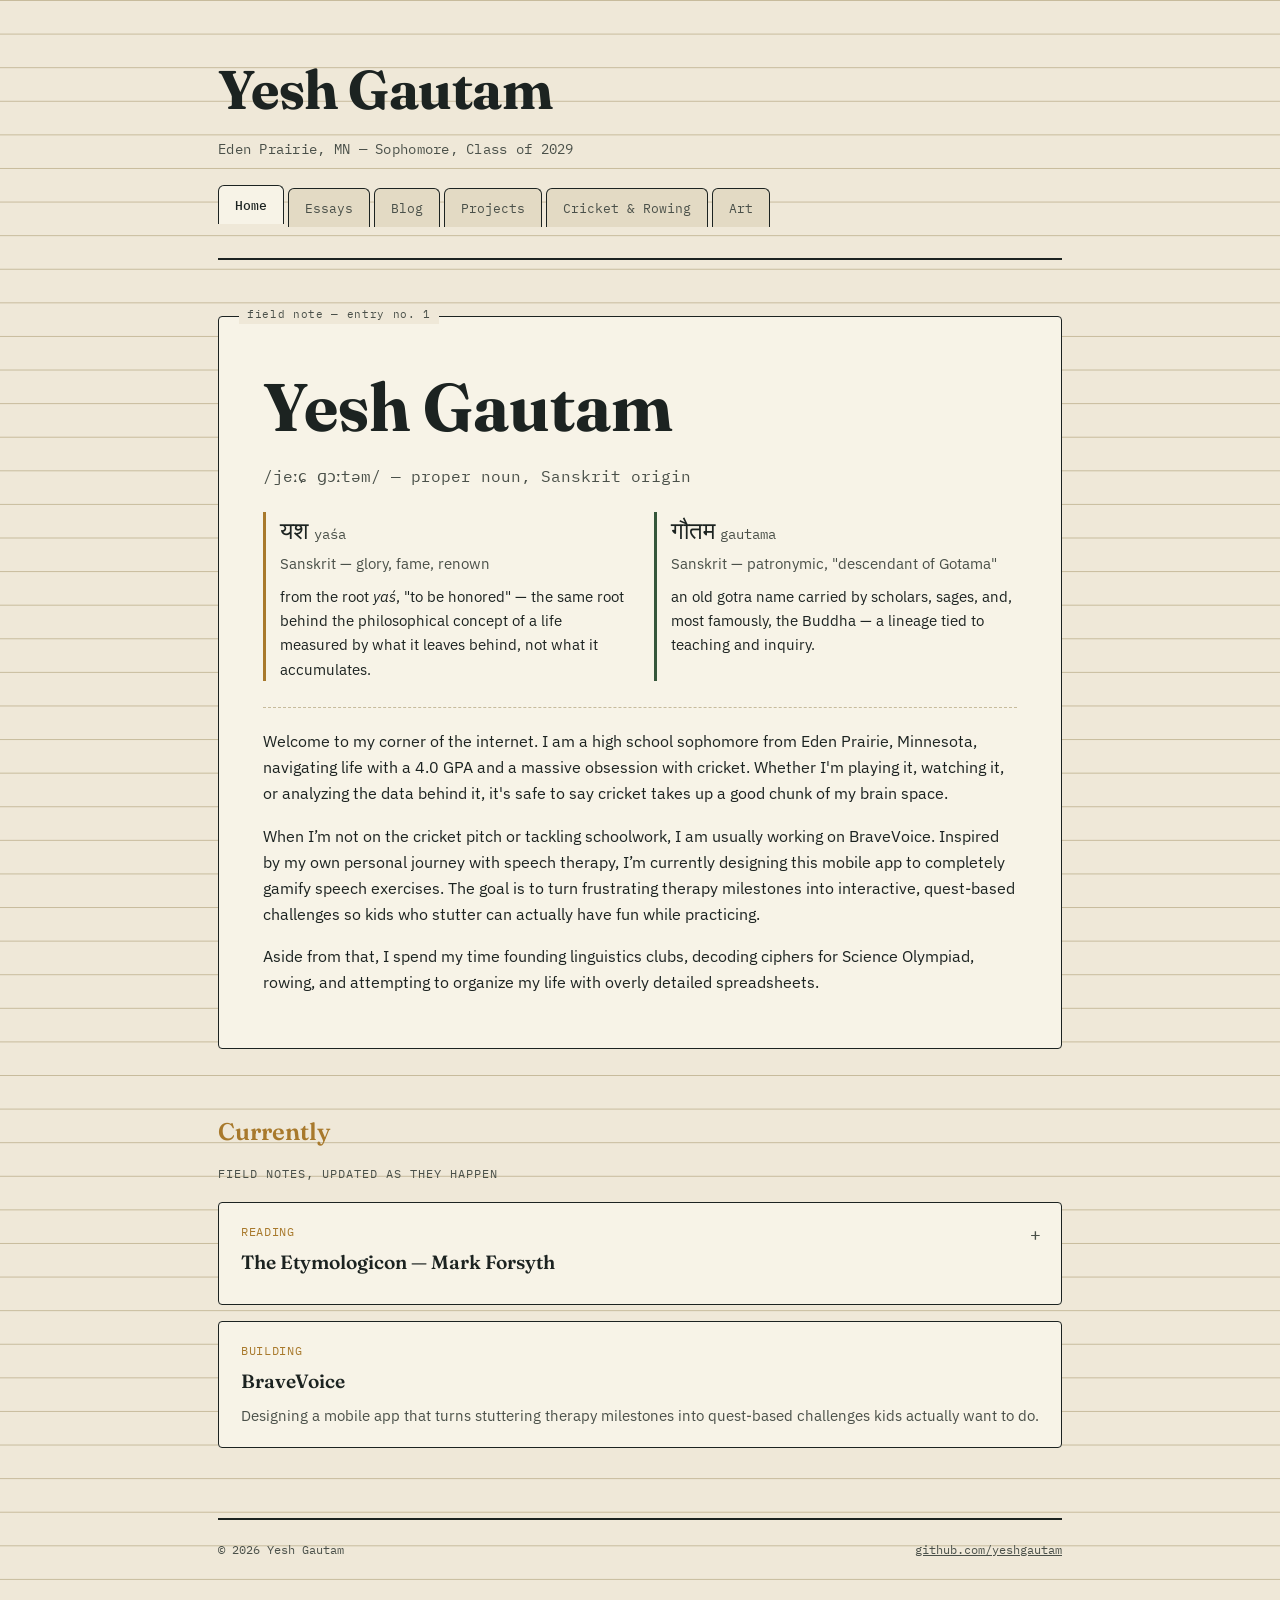
<file: index.html>
<!DOCTYPE html>
<html lang="en">
<head>
<meta charset="UTF-8">
<meta name="viewport" content="width=device-width, initial-scale=1.0">
<title>Yesh Gautam</title>
<link rel="stylesheet" href="style.css">
</head>
<body>
<div class="page">

  <header class="site-header">
    <h1 class="site-name">Yesh Gautam</h1>
    <div class="site-tagline">Eden Prairie, MN — Sophomore, Class of 2029</div>

    <ul class="tabs">
      <li><a href="index.html" class="active">Home</a></li>
      <li><a href="essays.html">Essays</a></li>
      <li><a href="blog.html">Blog</a></li>
      <li><a href="projects.html">Projects</a></li>
      <li><a href="cricket-rowing.html">Cricket &amp; Rowing</a></li>
      <li><a href="art.html">Art</a></li>
    </ul>
  </header>
  <div class="tab-bar-rule"></div>

  <section class="etymology">
    <p class="etymology-headword">Yesh Gautam</p>
    <p class="etymology-ipa">/jeːɕ ɡɔːtəm/ — proper noun, Sanskrit origin</p>

    <div class="etyma">
      <div class="etymon">
        <div class="etymon-script">यश <span style="font-family: var(--mono); font-size: 0.9rem; color: var(--ink-soft);">yaśa</span></div>
        <div class="etymon-gloss">Sanskrit — glory, fame, renown</div>
        <div class="etymon-def">from the root <em>yaś</em>, "to be honored" — the same root behind the philosophical concept of a life measured by what it leaves behind, not what it accumulates.</div>
      </div>
      <div class="etymon">
        <div class="etymon-script">गौतम <span style="font-family: var(--mono); font-size: 0.9rem; color: var(--ink-soft);">gautama</span></div>
        <div class="etymon-gloss">Sanskrit — patronymic, "descendant of Gotama"</div>
        <div class="etymon-def">an old gotra name carried by scholars, sages, and, most famously, the Buddha — a lineage tied to teaching and inquiry.</div>
      </div>
    </div>

    <p class="bio-line">
      Welcome to my corner of the internet. I am a high school sophomore from Eden Prairie, Minnesota, navigating life with a 4.0 GPA and a massive obsession with cricket. Whether I'm playing it, watching it, or analyzing the data behind it, it's safe to say cricket takes up a good chunk of my brain space.
    </p>
    <p class="bio-line" style="margin-top: 16px; padding-top: 0; border-top: none;">
      When I’m not on the cricket pitch or tackling schoolwork, I am usually working on BraveVoice. Inspired by my own personal journey with speech therapy, I’m currently designing this mobile app to completely gamify speech exercises. The goal is to turn frustrating therapy milestones into interactive, quest-based challenges so kids who stutter can actually have fun while practicing.
    </p>
    <p class="bio-line" style="margin-top: 16px; padding-top: 0; border-top: none;">
      Aside from that, I spend my time founding linguistics clubs, decoding ciphers for Science Olympiad, rowing, and attempting to organize my life with overly detailed spreadsheets.
    </p>
  </section>

  <h2 class="section-title accent-gold">Currently</h2>
  <p class="section-sub">field notes, updated as they happen</p>
  <div class="card-grid">
    <details class="card book-card">
      <summary>
        <div class="card-tag">reading</div>
        <div class="card-title">The Etymologicon — Mark Forsyth</div>
      </summary>
      <div class="book-log">
        <p class="book-log-label">reading log</p>
        <ul class="book-list">
          <li><span class="book-list-title">The Etymologicon — Mark Forsyth</span><span class="book-list-date">in progress</span></li>
        </ul>
        <p class="book-log-note">Finished titles land here with the date I closed the book. Nothing finished yet — check back soon.</p>
      </div>
    </details>
    <div class="card" style="cursor:default;">
      <div class="card-tag">building</div>
      <div class="card-title">BraveVoice</div>
      <div class="card-desc">Designing a mobile app that turns stuttering therapy milestones into quest-based challenges kids actually want to do.</div>
    </div>
  </div>

  <footer class="site-footer">
    <span>&copy; 2026 Yesh Gautam</span>
    <a href="https://github.com/yeshgautam">github.com/yeshgautam</a>
  </footer>

</div>
</body>
</html>
</file>
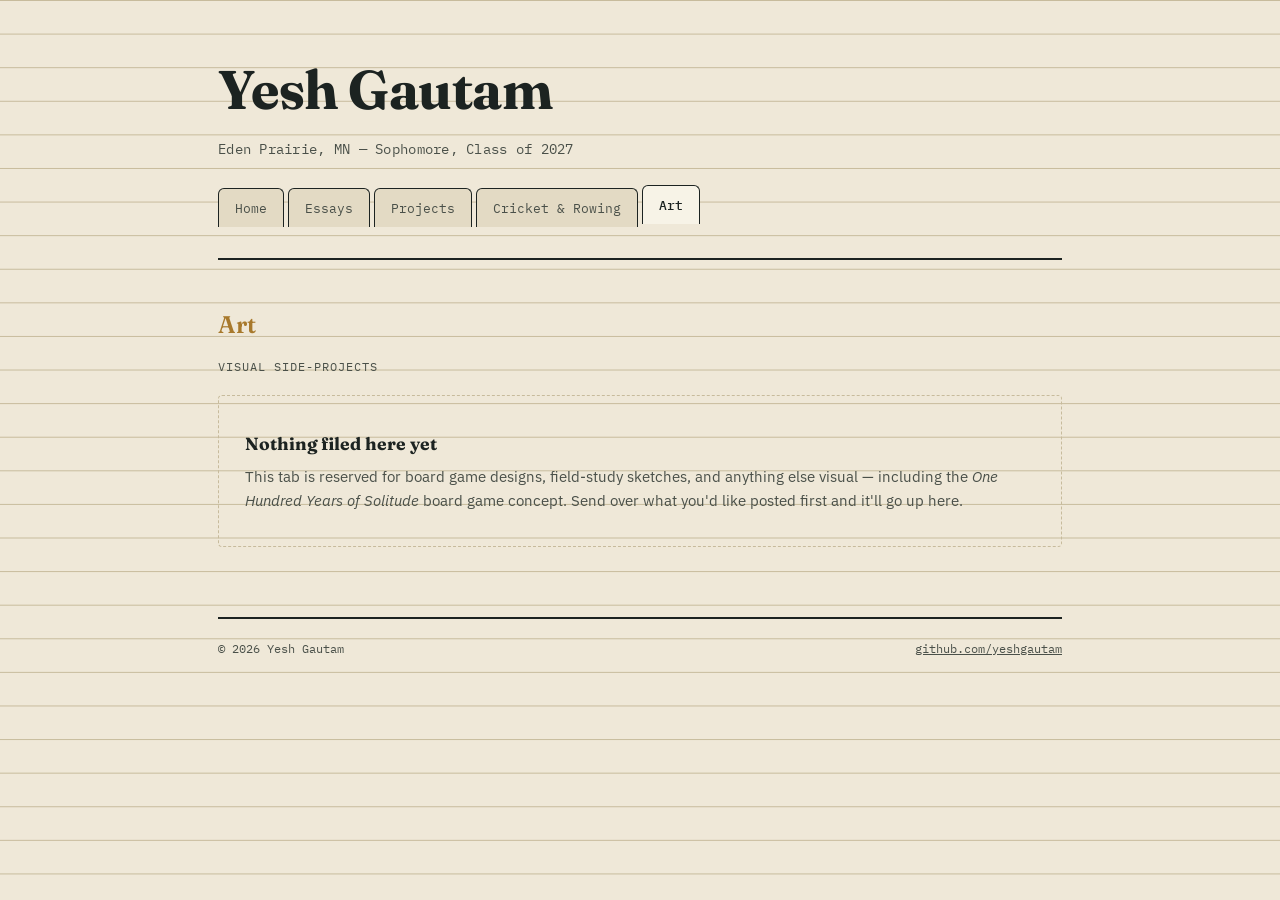
<file: art (1).html>
<!DOCTYPE html>
<html lang="en">
<head>
<meta charset="UTF-8">
<meta name="viewport" content="width=device-width, initial-scale=1.0">
<title>Art — Yesh Gautam</title>
<link rel="stylesheet" href="style.css">
</head>
<body>
<div class="page">

  <header class="site-header">
    <h1 class="site-name">Yesh Gautam</h1>
    <div class="site-tagline">Eden Prairie, MN — Sophomore, Class of 2027</div>

    <ul class="tabs">
      <li><a href="index.html">Home</a></li>
      <li><a href="essays.html">Essays</a></li>
      <li><a href="projects.html">Projects</a></li>
      <li><a href="cricket-rowing.html">Cricket &amp; Rowing</a></li>
      <li><a href="art.html" class="active">Art</a></li>
    </ul>
  </header>
  <div class="tab-bar-rule"></div>

  <h2 class="section-title accent-gold">Art</h2>
  <p class="section-sub">visual side-projects</p>

  <div class="empty-state">
    <strong>Nothing filed here yet</strong>
    This tab is reserved for board game designs, field-study sketches, and anything else visual — including the <em>One Hundred Years of Solitude</em> board game concept. Send over what you'd like posted first and it'll go up here.
  </div>

  <footer class="site-footer">
    <span>&copy; 2026 Yesh Gautam</span>
    <a href="https://github.com/yeshgautam">github.com/yeshgautam</a>
  </footer>

</div>
</body>
</html>
</file>
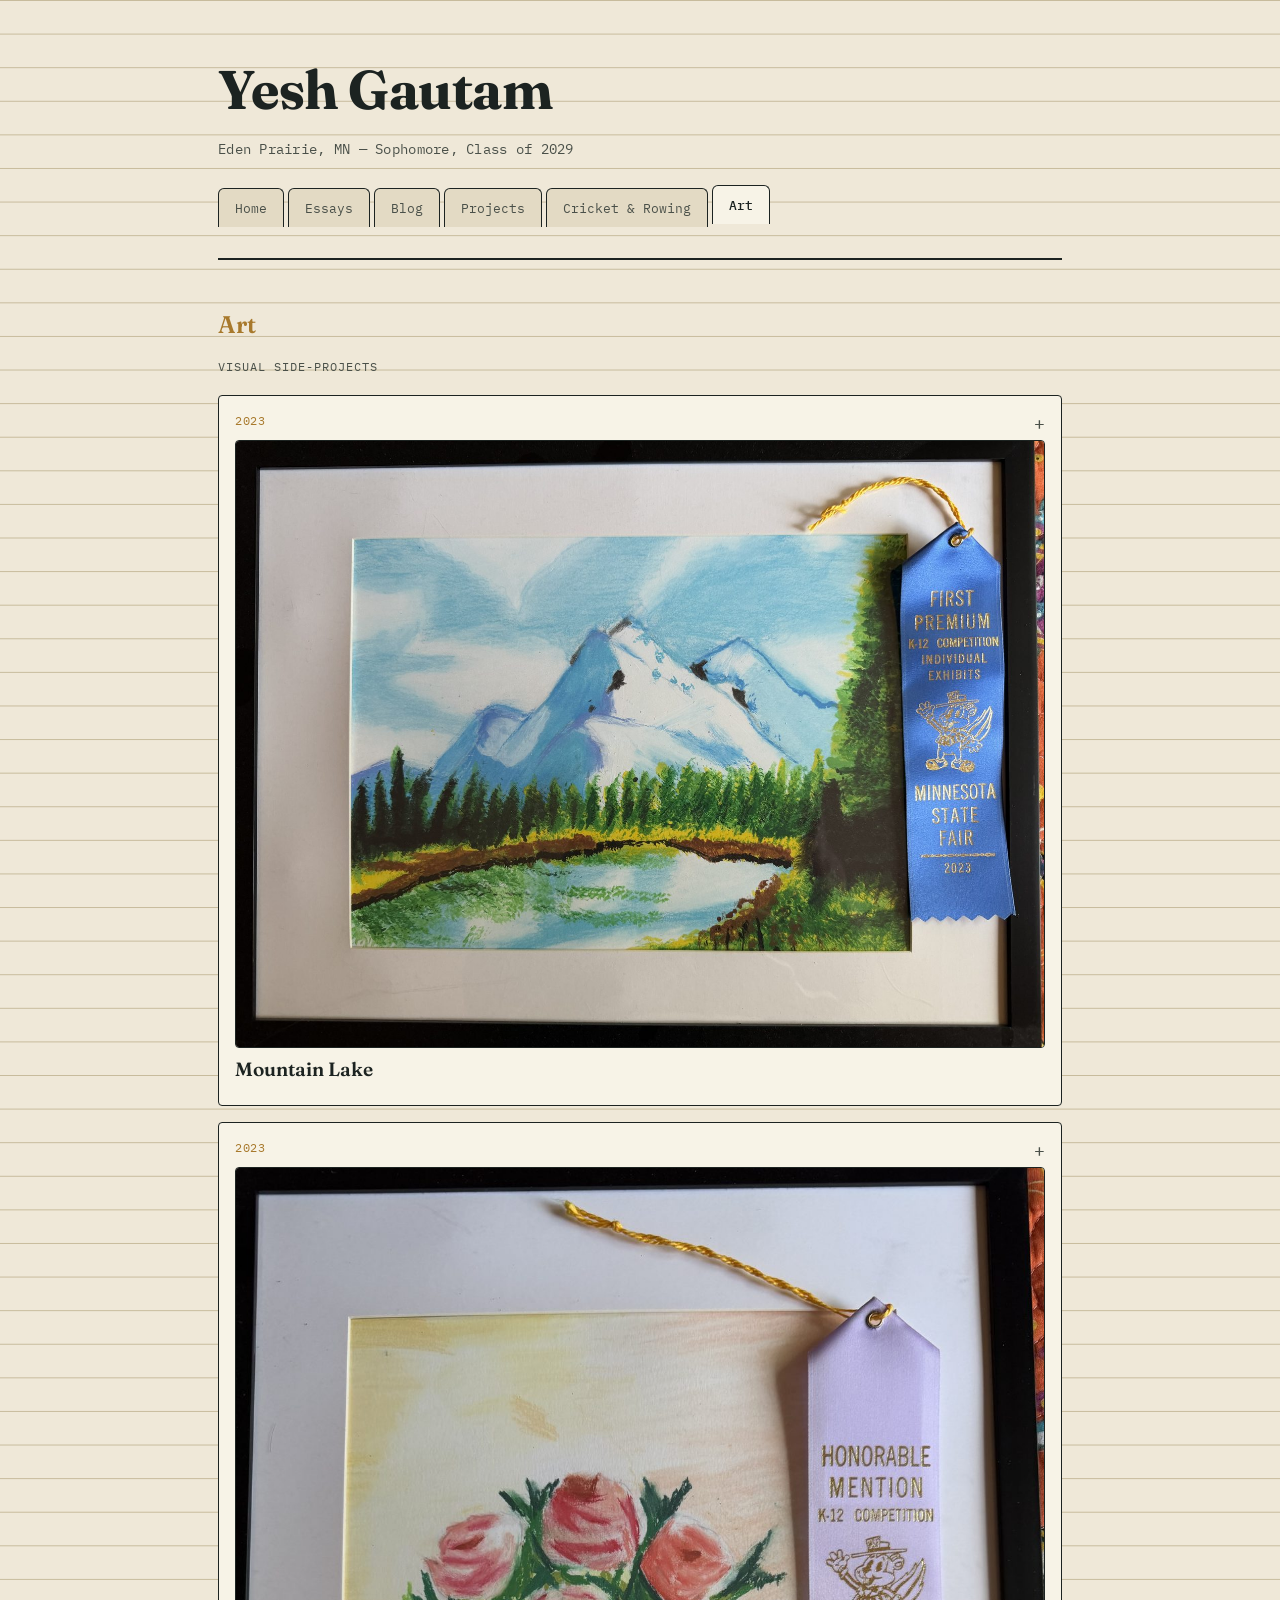
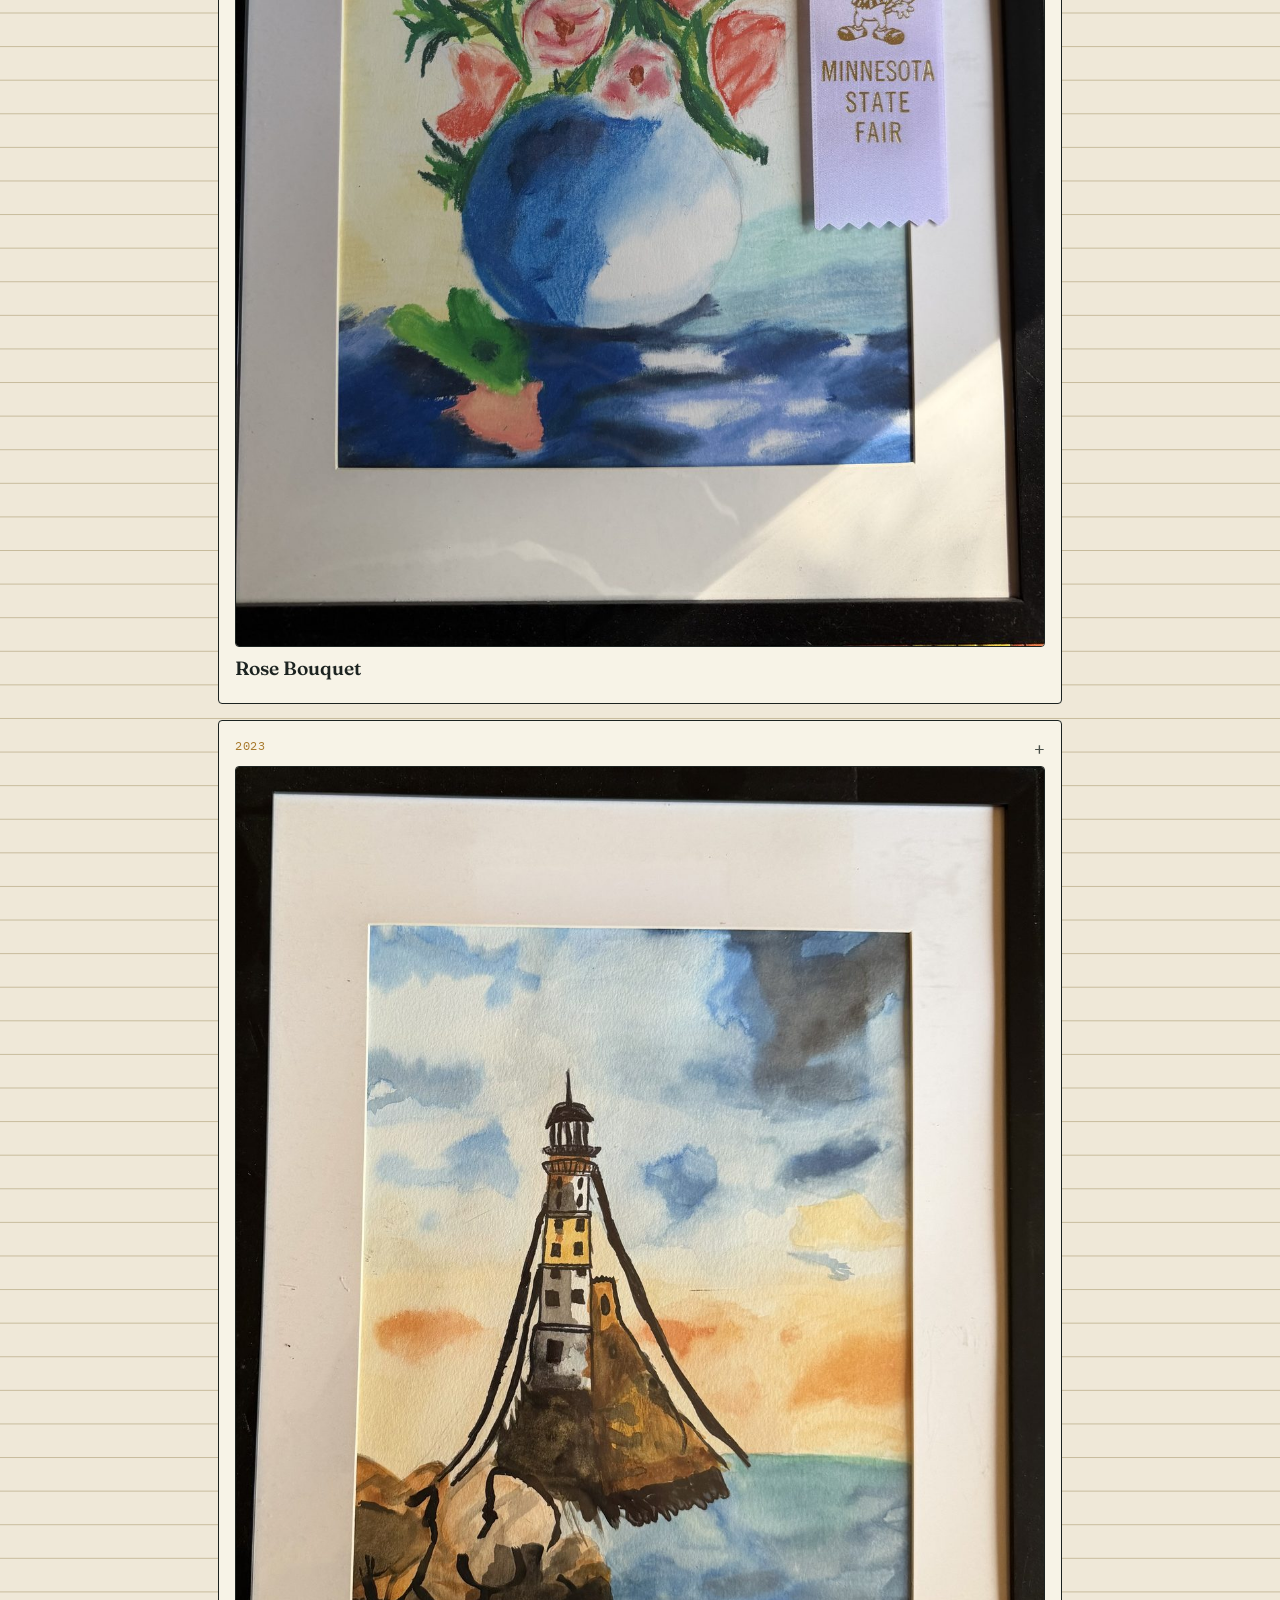
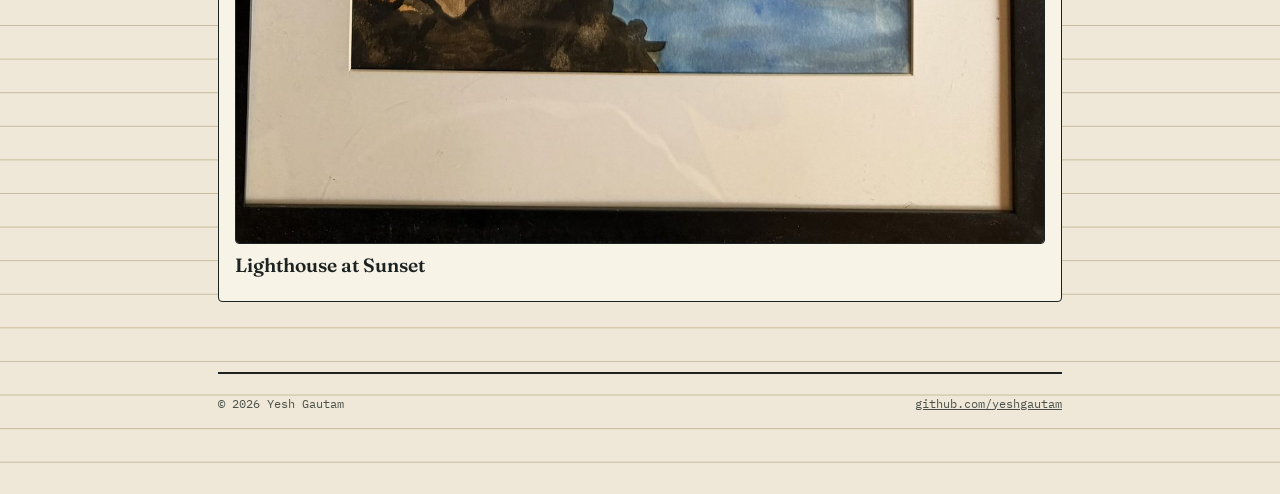
<file: art.html>
<!DOCTYPE html>
<html lang="en">
<head>
<meta charset="UTF-8">
<meta name="viewport" content="width=device-width, initial-scale=1.0">
<title>Art — Yesh Gautam</title>
<link rel="stylesheet" href="style.css">
</head>
<body>
<div class="page">

  <header class="site-header">
    <h1 class="site-name">Yesh Gautam</h1>
    <div class="site-tagline">Eden Prairie, MN — Sophomore, Class of 2029</div>

    <ul class="tabs">
      <li><a href="index.html">Home</a></li>
      <li><a href="essays.html">Essays</a></li>
      <li><a href="blog.html">Blog</a></li>
      <li><a href="projects.html">Projects</a></li>
      <li><a href="cricket-rowing.html">Cricket &amp; Rowing</a></li>
      <li><a href="art.html" class="active">Art</a></li>
    </ul>
  </header>
  <div class="tab-bar-rule"></div>

  <h2 class="section-title accent-gold">Art</h2>
  <p class="section-sub">visual side-projects</p>

  <div class="card-grid">

    <details class="card art-card">
      <summary>
        <div class="card-tag">2023</div>
        <img class="art-thumb" src="art/mountain-lake.jpg" alt="Pastel and paint landscape of a snow-capped mountain reflected in a lake, framed by pine trees">
        <div class="card-title">Mountain Lake</div>
      </summary>
      <div class="art-desc">
        <p>A pastel and paint landscape of a snow-capped peak mirrored in a still alpine lake, framed by a dense line of pines.</p>
        <p class="card-meta">First Premium, K-12 Competition — Minnesota State Fair, 2023</p>
      </div>
    </details>

    <details class="card art-card">
      <summary>
        <div class="card-tag">2023</div>
        <img class="art-thumb" src="art/rose-bouquet.jpg" alt="Pastel still life of a rose bouquet in a round blue and white vase">
        <div class="card-title">Rose Bouquet</div>
      </summary>
      <div class="art-desc">
        <p>A pastel still life of a bouquet of roses in a round blue-and-white vase, set against a soft gradient background.</p>
        <p class="card-meta">Honorable Mention, K-12 Competition — Minnesota State Fair, 2023</p>
      </div>
    </details>

    <details class="card art-card">
      <summary>
        <div class="card-tag">2023</div>
        <img class="art-thumb" src="art/lighthouse-sunset.jpg" alt="Watercolor of a lighthouse on a cliff at sunset overlooking the sea">
        <div class="card-title">Lighthouse at Sunset</div>
      </summary>
      <div class="art-desc">
        <p>A watercolor of a lighthouse perched on a rocky cliff at sunset, overlooking the sea below.</p>
      </div>
    </details>

  </div>

  <footer class="site-footer">
    <span>&copy; 2026 Yesh Gautam</span>
    <a href="https://github.com/yeshgautam">github.com/yeshgautam</a>
  </footer>

</div>
</body>
</html>
</file>
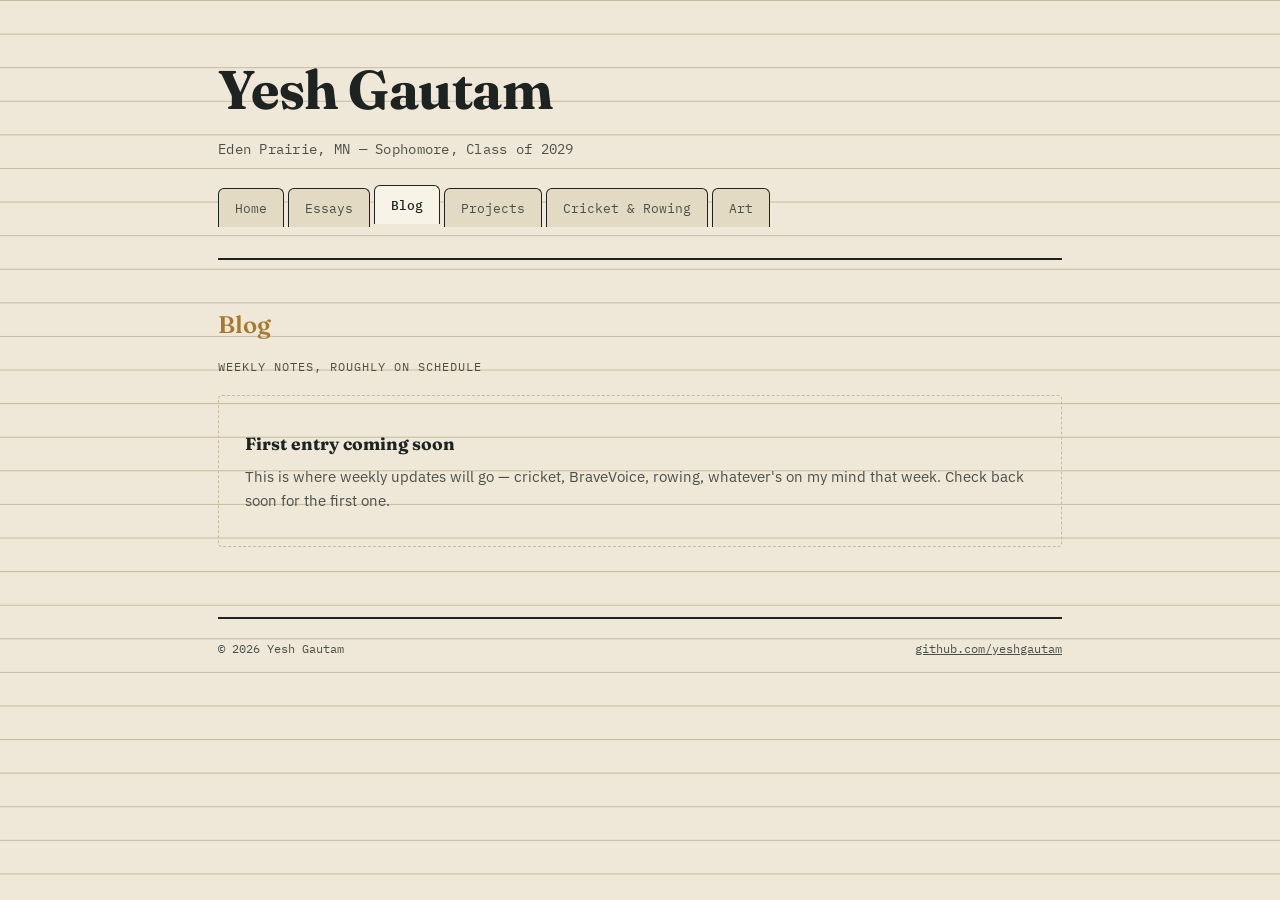
<file: blog.html>
<!DOCTYPE html>
<html lang="en">
<head>
<meta charset="UTF-8">
<meta name="viewport" content="width=device-width, initial-scale=1.0">
<title>Blog — Yesh Gautam</title>
<link rel="stylesheet" href="style.css">
</head>
<body>
<div class="page">

  <header class="site-header">
    <h1 class="site-name">Yesh Gautam</h1>
    <div class="site-tagline">Eden Prairie, MN — Sophomore, Class of 2029</div>

    <ul class="tabs">
      <li><a href="index.html">Home</a></li>
      <li><a href="essays.html">Essays</a></li>
      <li><a href="blog.html" class="active">Blog</a></li>
      <li><a href="projects.html">Projects</a></li>
      <li><a href="cricket-rowing.html">Cricket &amp; Rowing</a></li>
      <li><a href="art.html">Art</a></li>
    </ul>
  </header>
  <div class="tab-bar-rule"></div>

  <h2 class="section-title accent-gold">Blog</h2>
  <p class="section-sub">weekly notes, roughly on schedule</p>

  <div class="card-grid">

    <!--
      HOW TO ADD A NEW WEEKLY POST:
      1. Copy the <div class="card" ...> block below (the commented-out example).
      2. Fill in the week, title, and text.
      3. Paste your new block right after the opening <div class="card-grid"> tag above,
         so the newest post shows up first.
      4. Delete the "First entry coming soon" empty-state block further down once
         there's at least one real post.

      <div class="card" style="cursor:default;">
        <div class="card-tag">week of month day, year</div>
        <div class="card-title">Post title</div>
        <div class="card-desc">Post text goes here.</div>
      </div>
    -->

  </div>

  <div class="empty-state">
    <strong>First entry coming soon</strong>
    This is where weekly updates will go — cricket, BraveVoice, rowing, whatever's on my mind that week. Check back soon for the first one.
  </div>

  <footer class="site-footer">
    <span>&copy; 2026 Yesh Gautam</span>
    <a href="https://github.com/yeshgautam">github.com/yeshgautam</a>
  </footer>

</div>
</body>
</html>
</file>
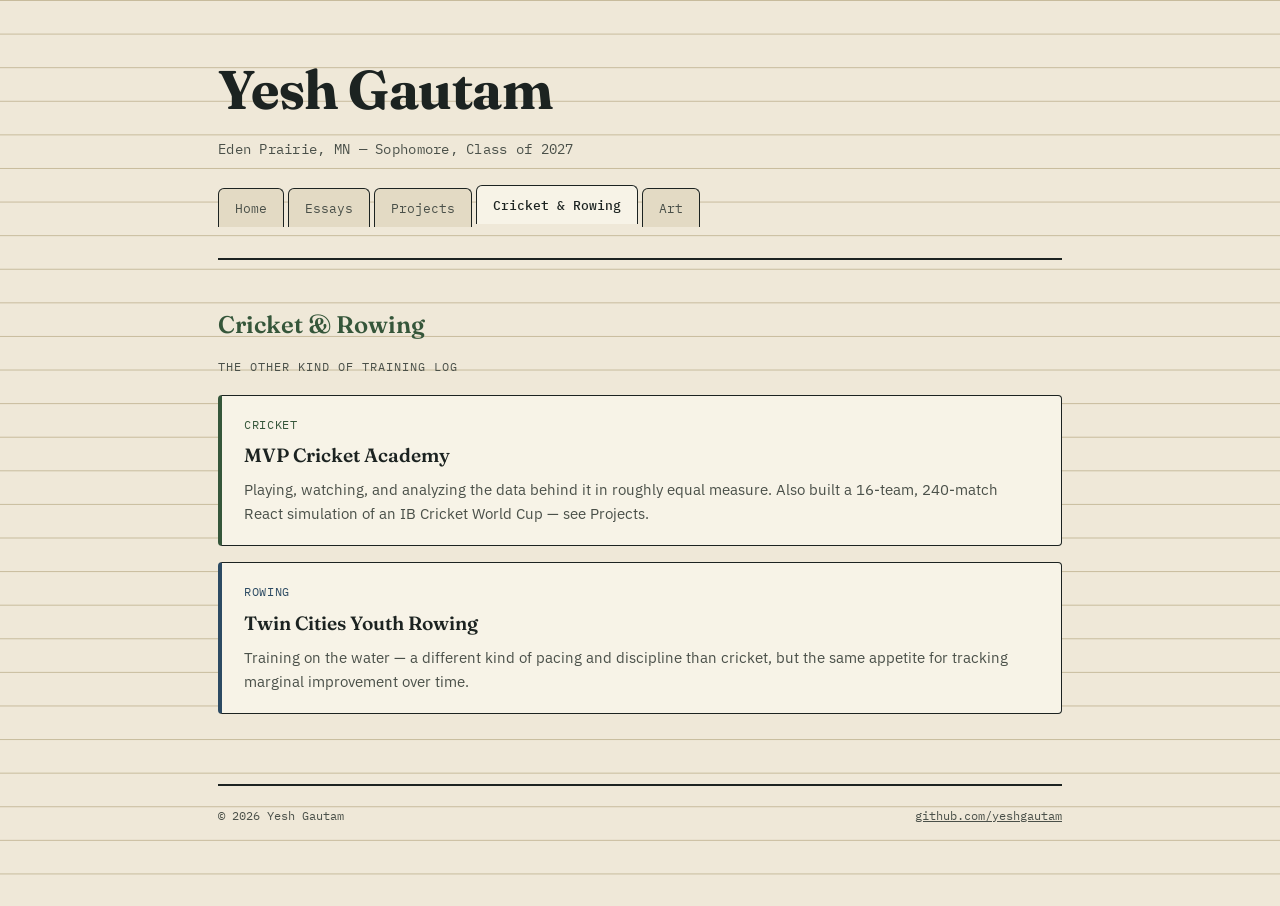
<file: cricket-rowing (1).html>
<!DOCTYPE html>
<html lang="en">
<head>
<meta charset="UTF-8">
<meta name="viewport" content="width=device-width, initial-scale=1.0">
<title>Cricket & Rowing — Yesh Gautam</title>
<link rel="stylesheet" href="style.css">
</head>
<body>
<div class="page">

  <header class="site-header">
    <h1 class="site-name">Yesh Gautam</h1>
    <div class="site-tagline">Eden Prairie, MN — Sophomore, Class of 2027</div>

    <ul class="tabs">
      <li><a href="index.html">Home</a></li>
      <li><a href="essays.html">Essays</a></li>
      <li><a href="projects.html">Projects</a></li>
      <li><a href="cricket-rowing.html" class="active">Cricket &amp; Rowing</a></li>
      <li><a href="art.html">Art</a></li>
    </ul>
  </header>
  <div class="tab-bar-rule"></div>

  <h2 class="section-title accent-pitch">Cricket &amp; Rowing</h2>
  <p class="section-sub">the other kind of training log</p>

  <div class="card-grid">
    <div class="card" style="cursor:default; border-left: 4px solid var(--pitch);">
      <div class="card-tag accent-pitch">cricket</div>
      <div class="card-title">MVP Cricket Academy</div>
      <div class="card-desc">Playing, watching, and analyzing the data behind it in roughly equal measure. Also built a 16-team, 240-match React simulation of an IB Cricket World Cup — see Projects.</div>
    </div>

    <div class="card" style="cursor:default; border-left: 4px solid var(--water);">
      <div class="card-tag accent-water">rowing</div>
      <div class="card-title">Twin Cities Youth Rowing</div>
      <div class="card-desc">Training on the water — a different kind of pacing and discipline than cricket, but the same appetite for tracking marginal improvement over time.</div>
    </div>
  </div>

  <footer class="site-footer">
    <span>&copy; 2026 Yesh Gautam</span>
    <a href="https://github.com/yeshgautam">github.com/yeshgautam</a>
  </footer>

</div>
</body>
</html>
</file>
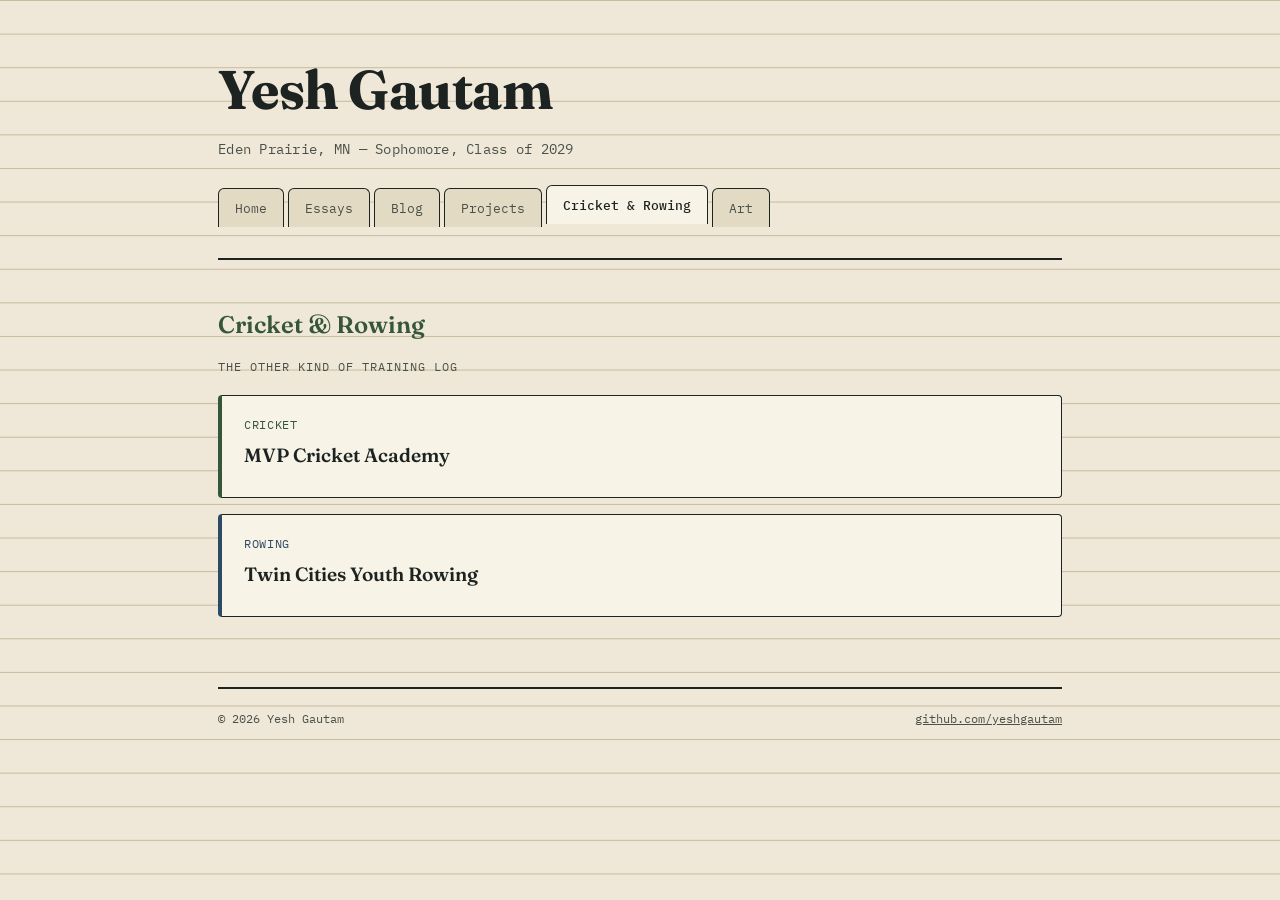
<file: cricket-rowing.html>
<!DOCTYPE html>
<html lang="en">
<head>
<meta charset="UTF-8">
<meta name="viewport" content="width=device-width, initial-scale=1.0">
<title>Cricket & Rowing — Yesh Gautam</title>
<link rel="stylesheet" href="style.css">
</head>
<body>
<div class="page">

  <header class="site-header">
    <h1 class="site-name">Yesh Gautam</h1>
    <div class="site-tagline">Eden Prairie, MN — Sophomore, Class of 2029</div>

    <ul class="tabs">
      <li><a href="index.html">Home</a></li>
      <li><a href="essays.html">Essays</a></li>
      <li><a href="blog.html">Blog</a></li>
      <li><a href="projects.html">Projects</a></li>
      <li><a href="cricket-rowing.html" class="active">Cricket &amp; Rowing</a></li>
      <li><a href="art.html">Art</a></li>
    </ul>
  </header>
  <div class="tab-bar-rule"></div>

  <h2 class="section-title accent-pitch">Cricket &amp; Rowing</h2>
  <p class="section-sub">the other kind of training log</p>

  <div class="card-grid">
    <div class="card" style="cursor:default; border-left: 4px solid var(--pitch);">
      <div class="card-tag accent-pitch">cricket</div>
      <div class="card-title">MVP Cricket Academy</div>
    </div>

    <div class="card" style="cursor:default; border-left: 4px solid var(--water);">
      <div class="card-tag accent-water">rowing</div>
      <div class="card-title">Twin Cities Youth Rowing</div>
    </div>
  </div>

  <footer class="site-footer">
    <span>&copy; 2026 Yesh Gautam</span>
    <a href="https://github.com/yeshgautam">github.com/yeshgautam</a>
  </footer>

</div>
</body>
</html>
</file>
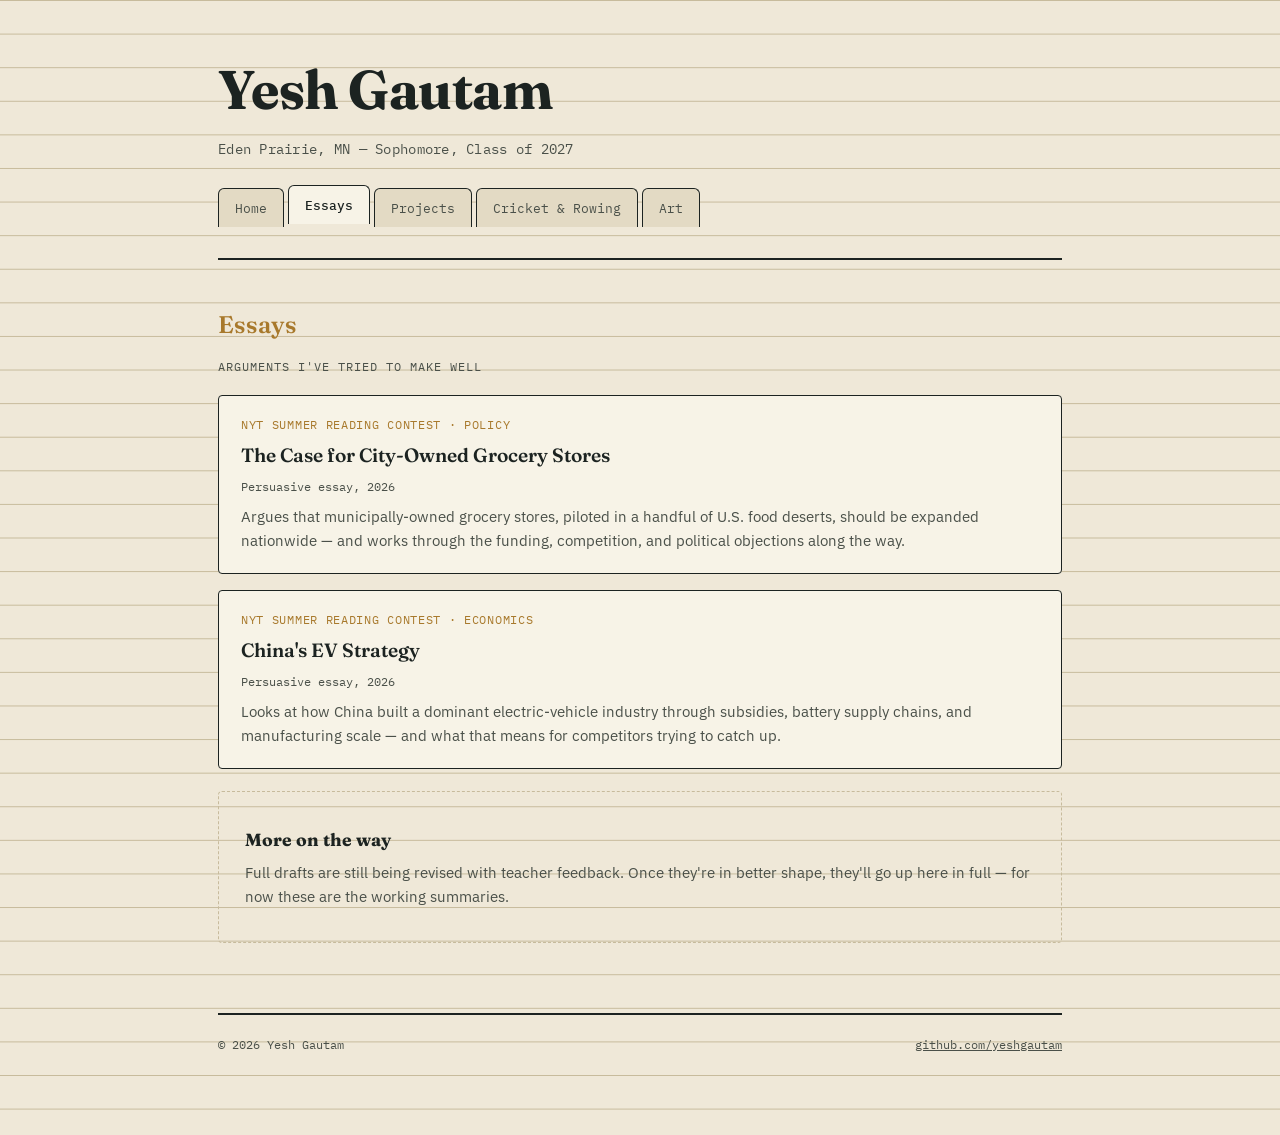
<file: essays (1).html>
<!DOCTYPE html>
<html lang="en">
<head>
<meta charset="UTF-8">
<meta name="viewport" content="width=device-width, initial-scale=1.0">
<title>Essays — Yesh Gautam</title>
<link rel="stylesheet" href="style.css">
</head>
<body>
<div class="page">

  <header class="site-header">
    <h1 class="site-name">Yesh Gautam</h1>
    <div class="site-tagline">Eden Prairie, MN — Sophomore, Class of 2027</div>

    <ul class="tabs">
      <li><a href="index.html">Home</a></li>
      <li><a href="essays.html" class="active">Essays</a></li>
      <li><a href="projects.html">Projects</a></li>
      <li><a href="cricket-rowing.html">Cricket &amp; Rowing</a></li>
      <li><a href="art.html">Art</a></li>
    </ul>
  </header>
  <div class="tab-bar-rule"></div>

  <h2 class="section-title accent-gold">Essays</h2>
  <p class="section-sub">arguments I've tried to make well</p>

  <div class="card-grid">

    <a class="card" href="#">
      <div class="card-tag">NYT Summer Reading Contest · policy</div>
      <div class="card-title">The Case for City-Owned Grocery Stores</div>
      <div class="card-meta">Persuasive essay, 2026</div>
      <div class="card-desc">Argues that municipally-owned grocery stores, piloted in a handful of U.S. food deserts, should be expanded nationwide — and works through the funding, competition, and political objections along the way.</div>
    </a>

    <a class="card" href="#">
      <div class="card-tag">NYT Summer Reading Contest · economics</div>
      <div class="card-title">China's EV Strategy</div>
      <div class="card-meta">Persuasive essay, 2026</div>
      <div class="card-desc">Looks at how China built a dominant electric-vehicle industry through subsidies, battery supply chains, and manufacturing scale — and what that means for competitors trying to catch up.</div>
    </a>

  </div>

  <div class="empty-state" style="margin-top: 22px;">
    <strong>More on the way</strong>
    Full drafts are still being revised with teacher feedback. Once they're in better shape, they'll go up here in full — for now these are the working summaries.
  </div>

  <footer class="site-footer">
    <span>&copy; 2026 Yesh Gautam</span>
    <a href="https://github.com/yeshgautam">github.com/yeshgautam</a>
  </footer>

</div>
</body>
</html>
</file>
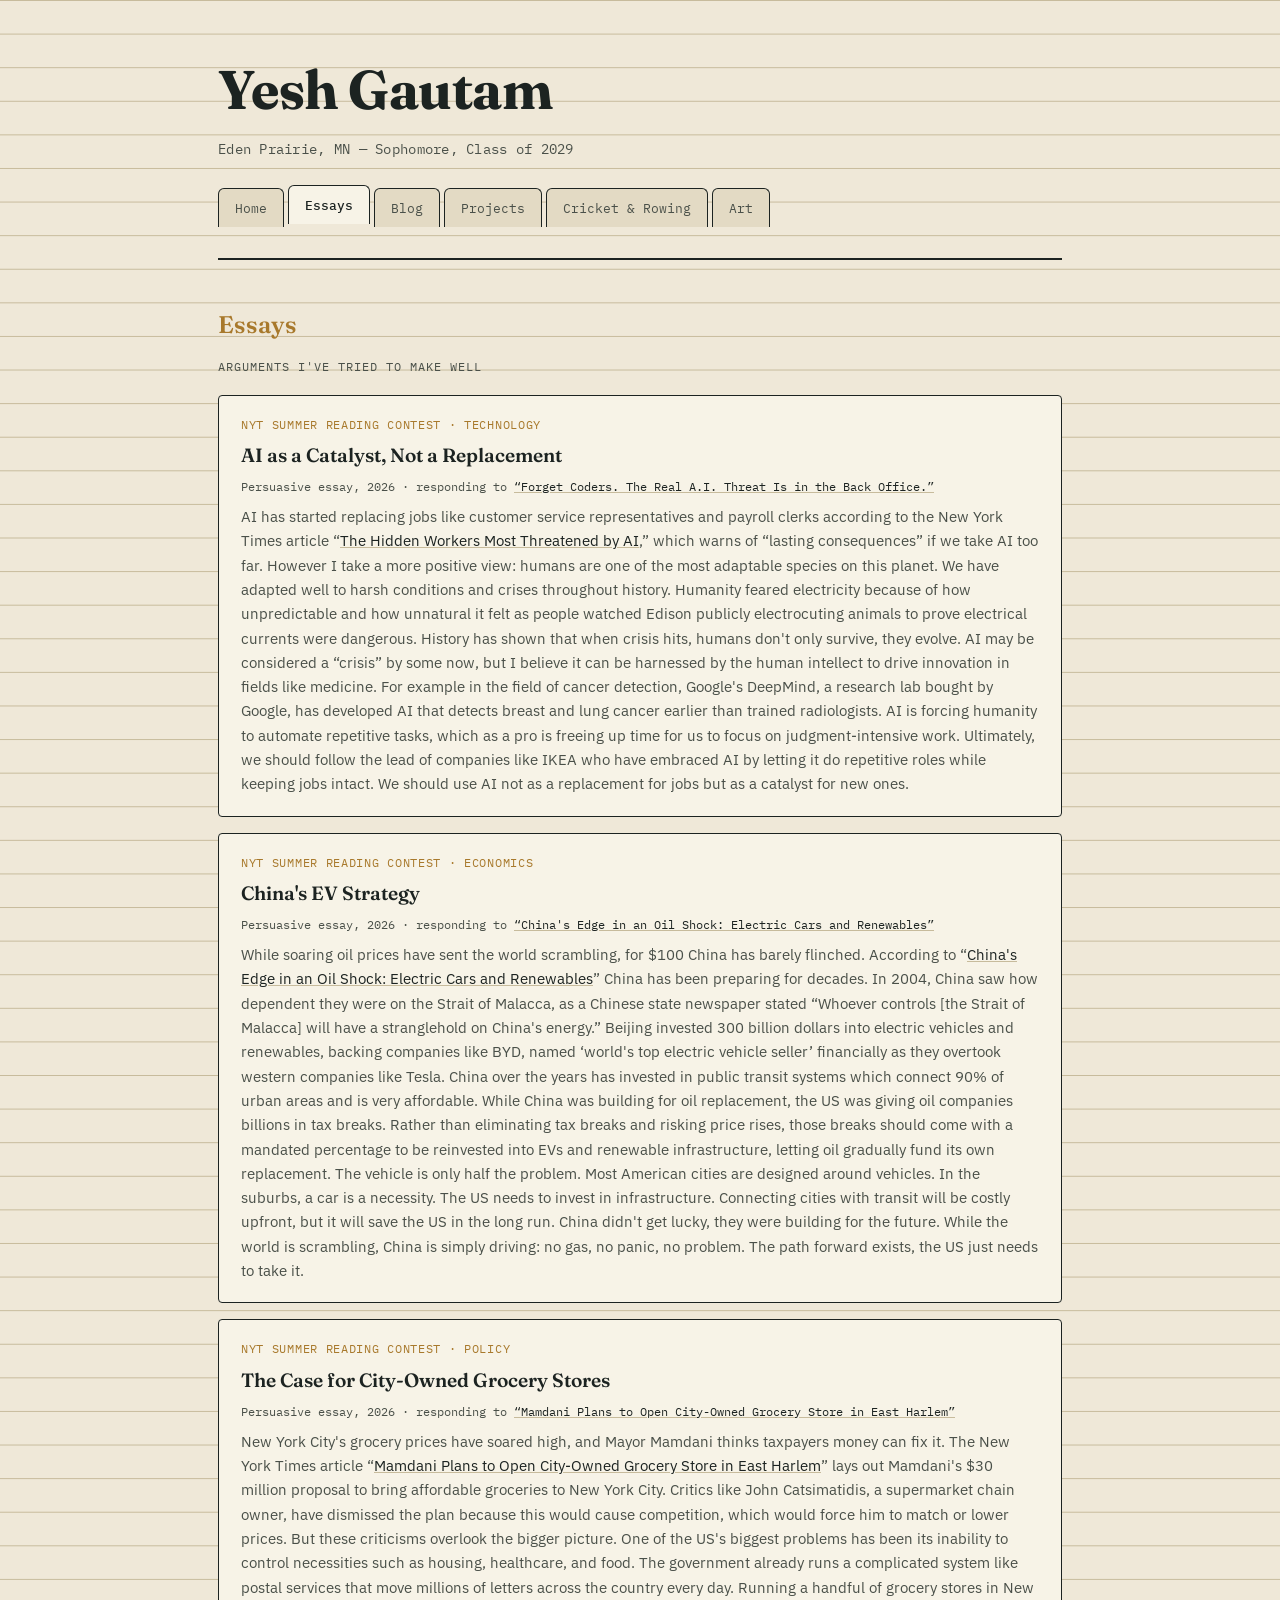
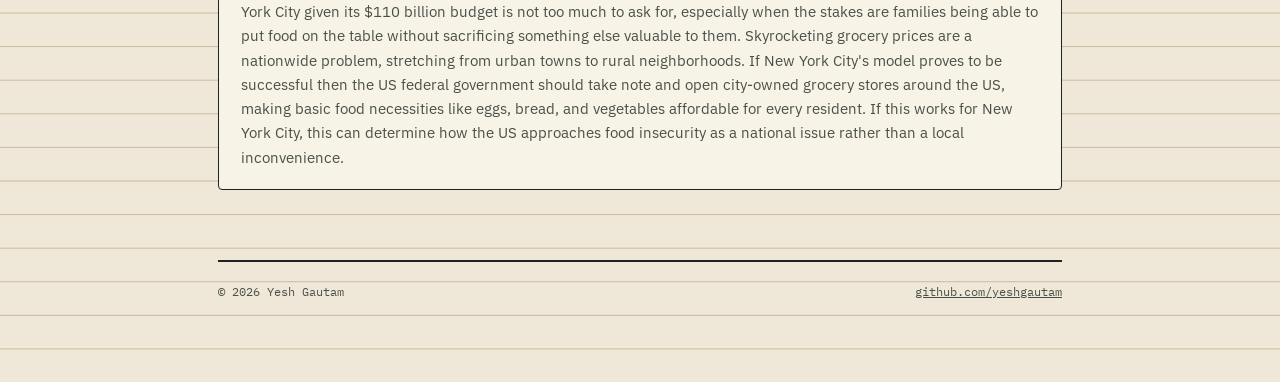
<file: essays.html>
<!DOCTYPE html>
<html lang="en">
<head>
<meta charset="UTF-8">
<meta name="viewport" content="width=device-width, initial-scale=1.0">
<title>Essays — Yesh Gautam</title>
<link rel="stylesheet" href="style.css">
</head>
<body>
<div class="page">

  <header class="site-header">
    <h1 class="site-name">Yesh Gautam</h1>
    <div class="site-tagline">Eden Prairie, MN — Sophomore, Class of 2029</div>

    <ul class="tabs">
      <li><a href="index.html">Home</a></li>
      <li><a href="essays.html" class="active">Essays</a></li>
      <li><a href="blog.html">Blog</a></li>
      <li><a href="projects.html">Projects</a></li>
      <li><a href="cricket-rowing.html">Cricket &amp; Rowing</a></li>
      <li><a href="art.html">Art</a></li>
    </ul>
  </header>
  <div class="tab-bar-rule"></div>

  <h2 class="section-title accent-gold">Essays</h2>
  <p class="section-sub">arguments I've tried to make well</p>

  <div class="card-grid">

    <div class="card" style="cursor:default;">
      <div class="card-tag">NYT Summer Reading Contest · technology</div>
      <div class="card-title">AI as a Catalyst, Not a Replacement</div>
      <div class="card-meta">Persuasive essay, 2026 · responding to <a href="https://www.nytimes.com/2026/06/10/business/economy/back-office-workers-ai.html?searchResultPosition=5" target="_blank" rel="noopener">&ldquo;Forget Coders. The Real A.I. Threat Is in the Back Office.&rdquo;</a></div>
      <div class="card-desc">AI has started replacing jobs like customer service representatives and payroll clerks according to the New York Times article &ldquo;<a href="https://www.nytimes.com/2026/06/10/business/economy/back-office-workers-ai.html?searchResultPosition=5" target="_blank" rel="noopener">The Hidden Workers Most Threatened by AI</a>,&rdquo; which warns of &ldquo;lasting consequences&rdquo; if we take AI too far. However I take a more positive view: humans are one of the most adaptable species on this planet. We have adapted well to harsh conditions and crises throughout history. Humanity feared electricity because of how unpredictable and how unnatural it felt as people watched Edison publicly electrocuting animals to prove electrical currents were dangerous. History has shown that when crisis hits, humans don't only survive, they evolve. AI may be considered a &ldquo;crisis&rdquo; by some now, but I believe it can be harnessed by the human intellect to drive innovation in fields like medicine. For example in the field of cancer detection, Google's DeepMind, a research lab bought by Google, has developed AI that detects breast and lung cancer earlier than trained radiologists. AI is forcing humanity to automate repetitive tasks, which as a pro is freeing up time for us to focus on judgment-intensive work. Ultimately, we should follow the lead of companies like IKEA who have embraced AI by letting it do repetitive roles while keeping jobs intact. We should use AI not as a replacement for jobs but as a catalyst for new ones.</div>
    </div>

    <div class="card" style="cursor:default;">
      <div class="card-tag">NYT Summer Reading Contest · economics</div>
      <div class="card-title">China's EV Strategy</div>
      <div class="card-meta">Persuasive essay, 2026 · responding to <a href="https://www.nytimes.com/2026/03/14/business/china-oil-cars.html?searchResultPosition=3" target="_blank" rel="noopener">&ldquo;China's Edge in an Oil Shock: Electric Cars and Renewables&rdquo;</a></div>
      <div class="card-desc">While soaring oil prices have sent the world scrambling, for $100 China has barely flinched. According to &ldquo;<a href="https://www.nytimes.com/2026/03/14/business/china-oil-cars.html?searchResultPosition=3" target="_blank" rel="noopener">China's Edge in an Oil Shock: Electric Cars and Renewables</a>&rdquo; China has been preparing for decades. In 2004, China saw how dependent they were on the Strait of Malacca, as a Chinese state newspaper stated &ldquo;Whoever controls [the Strait of Malacca] will have a stranglehold on China's energy.&rdquo; Beijing invested 300 billion dollars into electric vehicles and renewables, backing companies like BYD, named &lsquo;world's top electric vehicle seller&rsquo; financially as they overtook western companies like Tesla. China over the years has invested in public transit systems which connect 90% of urban areas and is very affordable. While China was building for oil replacement, the US was giving oil companies billions in tax breaks. Rather than eliminating tax breaks and risking price rises, those breaks should come with a mandated percentage to be reinvested into EVs and renewable infrastructure, letting oil gradually fund its own replacement. The vehicle is only half the problem. Most American cities are designed around vehicles. In the suburbs, a car is a necessity. The US needs to invest in infrastructure. Connecting cities with transit will be costly upfront, but it will save the US in the long run. China didn't get lucky, they were building for the future. While the world is scrambling, China is simply driving: no gas, no panic, no problem. The path forward exists, the US just needs to take it.</div>
    </div>

    <div class="card" style="cursor:default;">
      <div class="card-tag">NYT Summer Reading Contest · policy</div>
      <div class="card-title">The Case for City-Owned Grocery Stores</div>
      <div class="card-meta">Persuasive essay, 2026 · responding to <a href="https://www.nytimes.com/2026/04/12/nyregion/mamdani-city-owned-grocery-store-la-marqueta.html?searchResultPosition=1" target="_blank" rel="noopener">&ldquo;Mamdani Plans to Open City-Owned Grocery Store in East Harlem&rdquo;</a></div>
      <div class="card-desc">New York City's grocery prices have soared high, and Mayor Mamdani thinks taxpayers money can fix it. The New York Times article &ldquo;<a href="https://www.nytimes.com/2026/04/12/nyregion/mamdani-city-owned-grocery-store-la-marqueta.html?searchResultPosition=1" target="_blank" rel="noopener">Mamdani Plans to Open City-Owned Grocery Store in East Harlem</a>&rdquo; lays out Mamdani's $30 million proposal to bring affordable groceries to New York City. Critics like John Catsimatidis, a supermarket chain owner, have dismissed the plan because this would cause competition, which would force him to match or lower prices. But these criticisms overlook the bigger picture. One of the US's biggest problems has been its inability to control necessities such as housing, healthcare, and food. The government already runs a complicated system like postal services that move millions of letters across the country every day. Running a handful of grocery stores in New York City given its $110 billion budget is not too much to ask for, especially when the stakes are families being able to put food on the table without sacrificing something else valuable to them. Skyrocketing grocery prices are a nationwide problem, stretching from urban towns to rural neighborhoods. If New York City's model proves to be successful then the US federal government should take note and open city-owned grocery stores around the US, making basic food necessities like eggs, bread, and vegetables affordable for every resident. If this works for New York City, this can determine how the US approaches food insecurity as a national issue rather than a local inconvenience.</div>
    </div>

  </div>

  <footer class="site-footer">
    <span>&copy; 2026 Yesh Gautam</span>
    <a href="https://github.com/yeshgautam">github.com/yeshgautam</a>
  </footer>

</div>
</body>
</html>
</file>
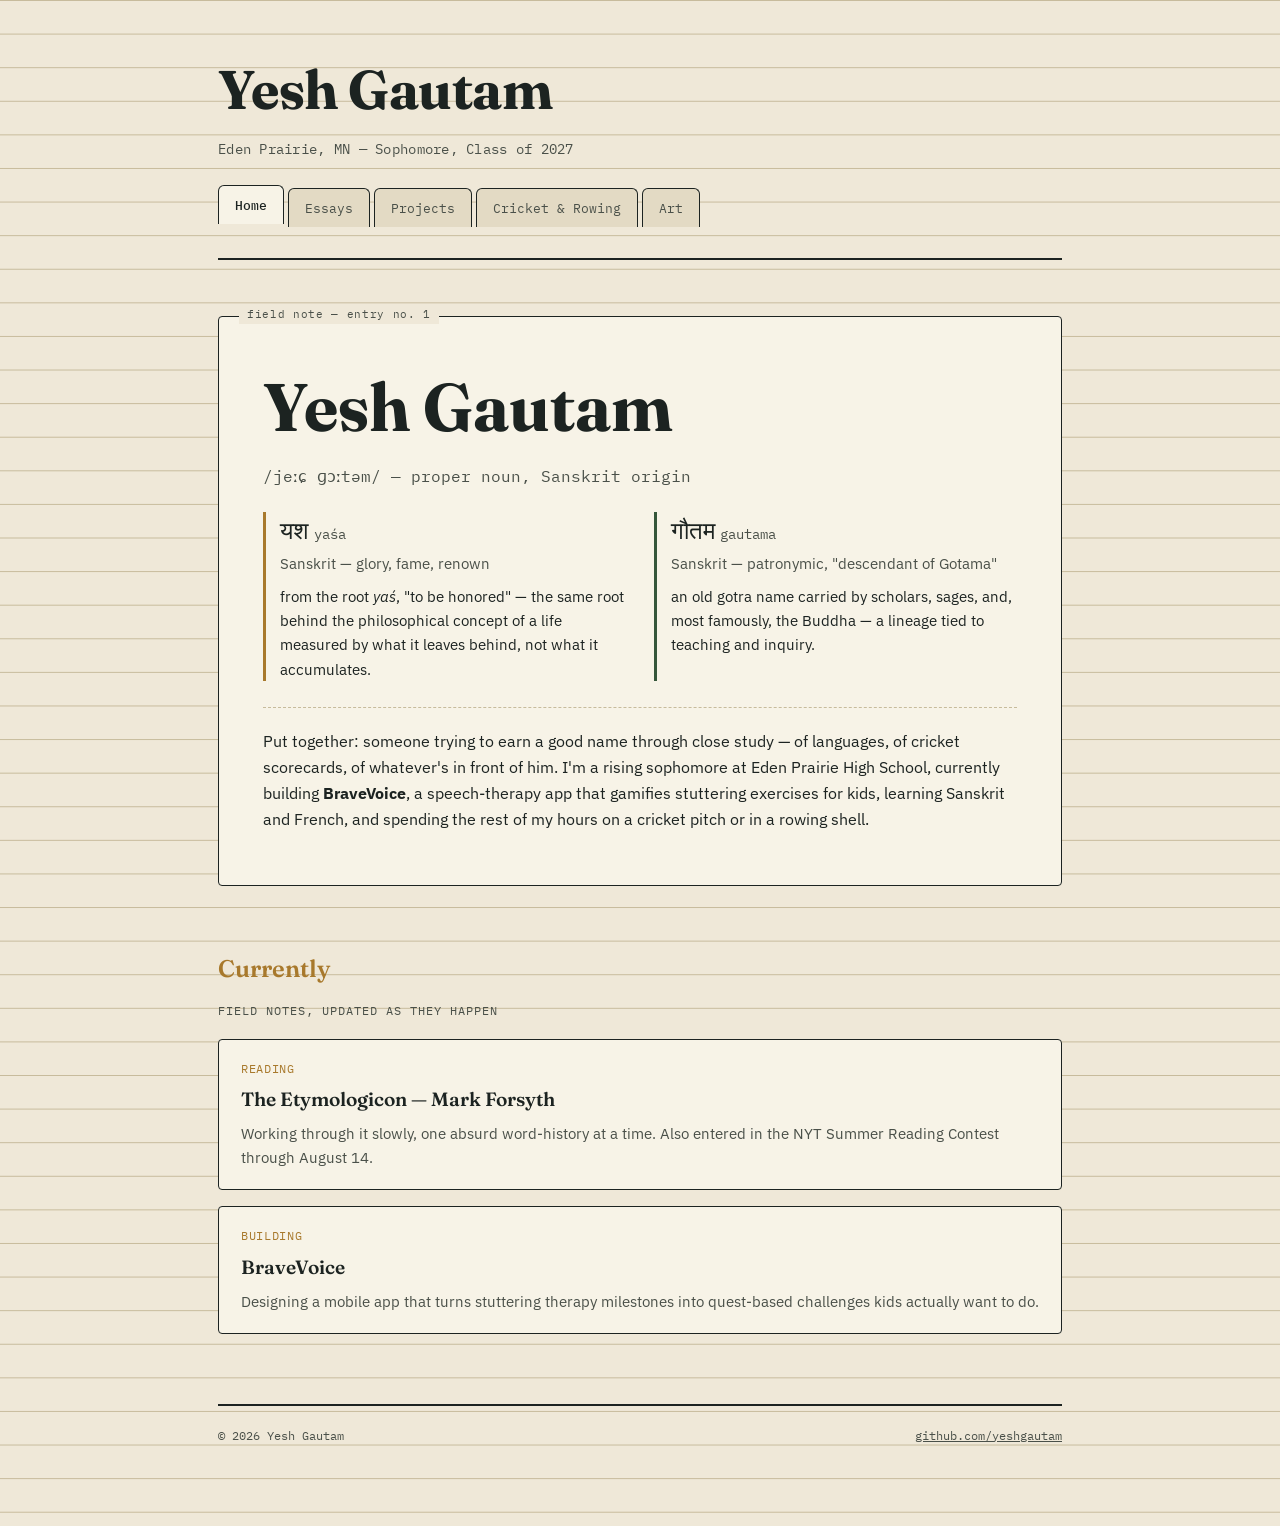
<file: index (1).html>
<!DOCTYPE html>
<html lang="en">
<head>
<meta charset="UTF-8">
<meta name="viewport" content="width=device-width, initial-scale=1.0">
<title>Yesh Gautam</title>
<link rel="stylesheet" href="style.css">
</head>
<body>
<div class="page">

  <header class="site-header">
    <h1 class="site-name">Yesh Gautam</h1>
    <div class="site-tagline">Eden Prairie, MN — Sophomore, Class of 2027</div>

    <ul class="tabs">
      <li><a href="index.html" class="active">Home</a></li>
      <li><a href="essays.html">Essays</a></li>
      <li><a href="projects.html">Projects</a></li>
      <li><a href="cricket-rowing.html">Cricket &amp; Rowing</a></li>
      <li><a href="art.html">Art</a></li>
    </ul>
  </header>
  <div class="tab-bar-rule"></div>

  <section class="etymology">
    <p class="etymology-headword">Yesh Gautam</p>
    <p class="etymology-ipa">/jeːɕ ɡɔːtəm/ — proper noun, Sanskrit origin</p>

    <div class="etyma">
      <div class="etymon">
        <div class="etymon-script">यश <span style="font-family: var(--mono); font-size: 0.9rem; color: var(--ink-soft);">yaśa</span></div>
        <div class="etymon-gloss">Sanskrit — glory, fame, renown</div>
        <div class="etymon-def">from the root <em>yaś</em>, "to be honored" — the same root behind the philosophical concept of a life measured by what it leaves behind, not what it accumulates.</div>
      </div>
      <div class="etymon">
        <div class="etymon-script">गौतम <span style="font-family: var(--mono); font-size: 0.9rem; color: var(--ink-soft);">gautama</span></div>
        <div class="etymon-gloss">Sanskrit — patronymic, "descendant of Gotama"</div>
        <div class="etymon-def">an old gotra name carried by scholars, sages, and, most famously, the Buddha — a lineage tied to teaching and inquiry.</div>
      </div>
    </div>

    <p class="bio-line">
      Put together: someone trying to earn a good name through close study — of languages, of cricket scorecards, of whatever's in front of him. I'm a rising sophomore at Eden Prairie High School, currently building <strong>BraveVoice</strong>, a speech-therapy app that gamifies stuttering exercises for kids, learning Sanskrit and French, and spending the rest of my hours on a cricket pitch or in a rowing shell.
    </p>
  </section>

  <h2 class="section-title accent-gold">Currently</h2>
  <p class="section-sub">field notes, updated as they happen</p>
  <div class="card-grid">
    <div class="card" style="cursor:default;">
      <div class="card-tag">reading</div>
      <div class="card-title">The Etymologicon — Mark Forsyth</div>
      <div class="card-desc">Working through it slowly, one absurd word-history at a time. Also entered in the NYT Summer Reading Contest through August 14.</div>
    </div>
    <div class="card" style="cursor:default;">
      <div class="card-tag">building</div>
      <div class="card-title">BraveVoice</div>
      <div class="card-desc">Designing a mobile app that turns stuttering therapy milestones into quest-based challenges kids actually want to do.</div>
    </div>
  </div>

  <footer class="site-footer">
    <span>&copy; 2026 Yesh Gautam</span>
    <a href="https://github.com/yeshgautam">github.com/yeshgautam</a>
  </footer>

</div>
</body>
</html>
</file>
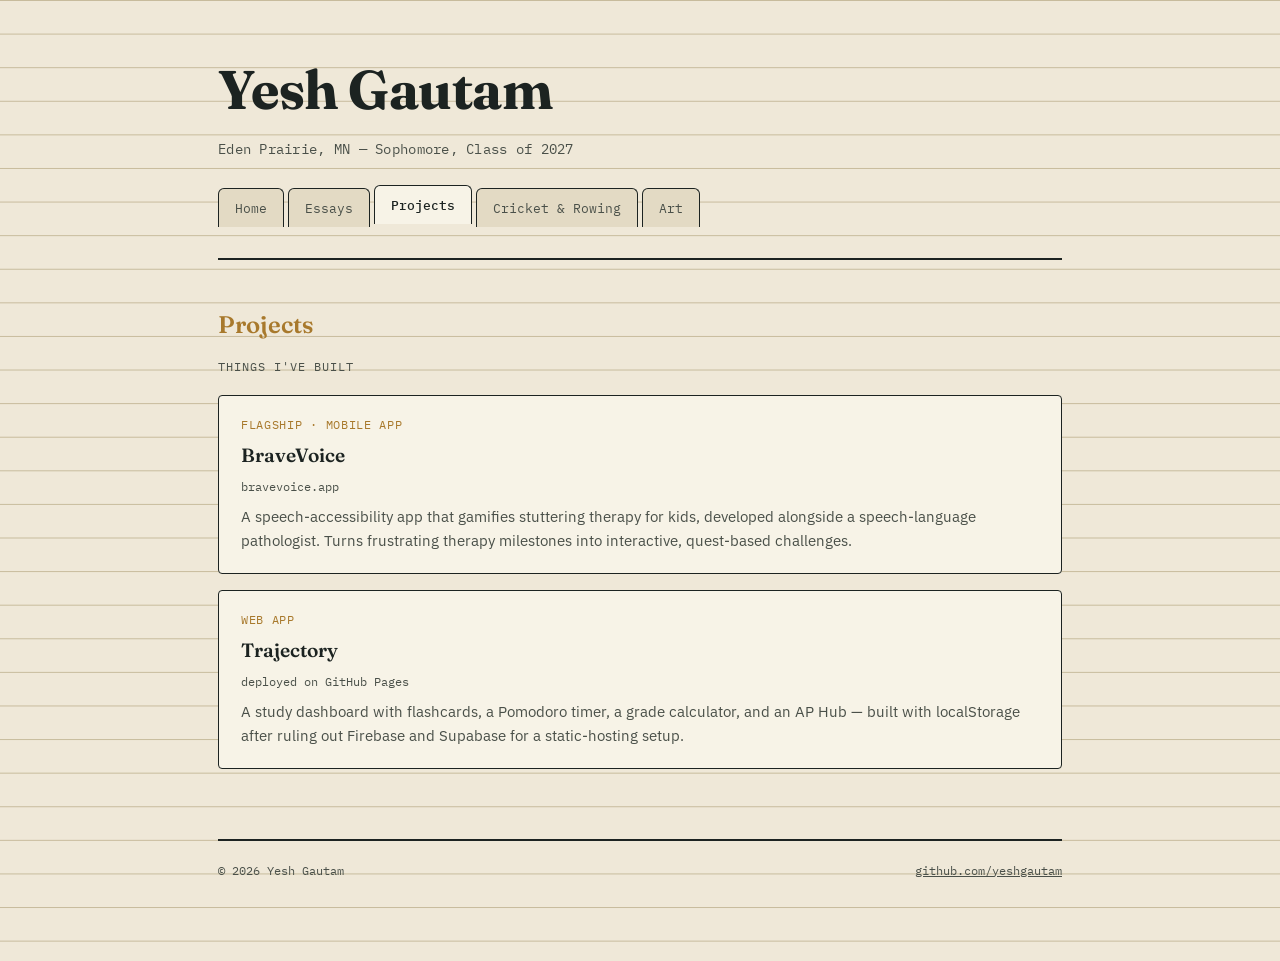
<file: projects (1).html>
<!DOCTYPE html>
<html lang="en">
<head>
<meta charset="UTF-8">
<meta name="viewport" content="width=device-width, initial-scale=1.0">
<title>Projects — Yesh Gautam</title>
<link rel="stylesheet" href="style.css">
</head>
<body>
<div class="page">

  <header class="site-header">
    <h1 class="site-name">Yesh Gautam</h1>
    <div class="site-tagline">Eden Prairie, MN — Sophomore, Class of 2027</div>

    <ul class="tabs">
      <li><a href="index.html">Home</a></li>
      <li><a href="essays.html">Essays</a></li>
      <li><a href="projects.html" class="active">Projects</a></li>
      <li><a href="cricket-rowing.html">Cricket &amp; Rowing</a></li>
      <li><a href="art.html">Art</a></li>
    </ul>
  </header>
  <div class="tab-bar-rule"></div>

  <h2 class="section-title accent-gold">Projects</h2>
  <p class="section-sub">things I've built</p>

  <div class="card-grid">

    <a class="card" href="https://bravevoice.app" target="_blank" rel="noopener">
      <div class="card-tag">flagship · mobile app</div>
      <div class="card-title">BraveVoice</div>
      <div class="card-meta">bravevoice.app</div>
      <div class="card-desc">A speech-accessibility app that gamifies stuttering therapy for kids, developed alongside a speech-language pathologist. Turns frustrating therapy milestones into interactive, quest-based challenges.</div>
    </a>

    <a class="card" href="#">
      <div class="card-tag">web app</div>
      <div class="card-title">Trajectory</div>
      <div class="card-meta">deployed on GitHub Pages</div>
      <div class="card-desc">A study dashboard with flashcards, a Pomodoro timer, a grade calculator, and an AP Hub — built with localStorage after ruling out Firebase and Supabase for a static-hosting setup.</div>
    </a>

  </div>

  <footer class="site-footer">
    <span>&copy; 2026 Yesh Gautam</span>
    <a href="https://github.com/yeshgautam">github.com/yeshgautam</a>
  </footer>

</div>
</body>
</html>
</file>
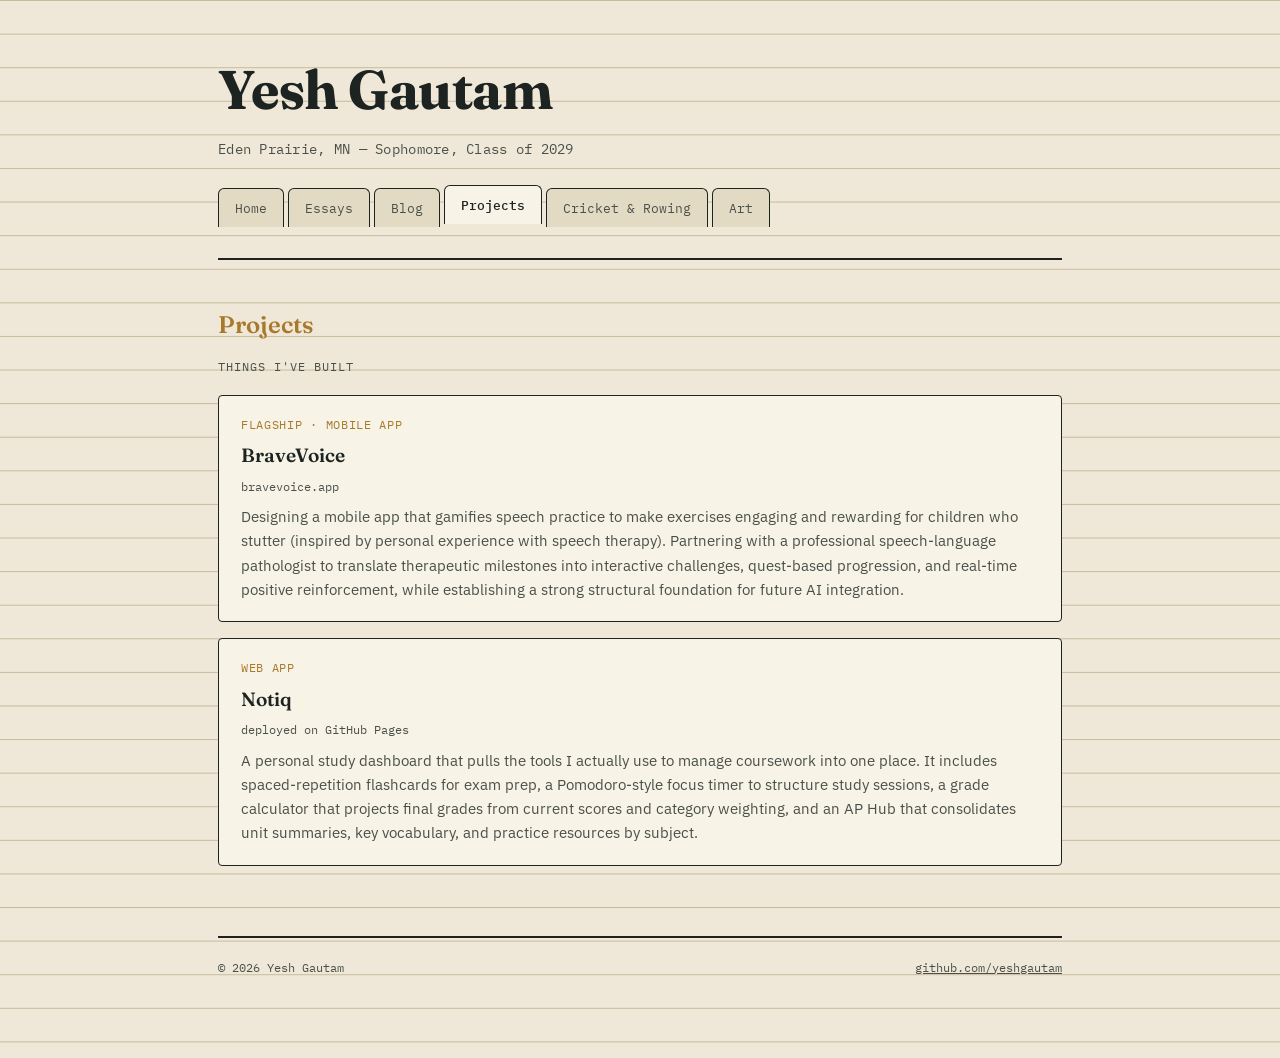
<file: projects.html>
<!DOCTYPE html>
<html lang="en">
<head>
<meta charset="UTF-8">
<meta name="viewport" content="width=device-width, initial-scale=1.0">
<title>Projects — Yesh Gautam</title>
<link rel="stylesheet" href="style.css">
</head>
<body>
<div class="page">

  <header class="site-header">
    <h1 class="site-name">Yesh Gautam</h1>
    <div class="site-tagline">Eden Prairie, MN — Sophomore, Class of 2029</div>

    <ul class="tabs">
      <li><a href="index.html">Home</a></li>
      <li><a href="essays.html">Essays</a></li>
      <li><a href="blog.html">Blog</a></li>
      <li><a href="projects.html" class="active">Projects</a></li>
      <li><a href="cricket-rowing.html">Cricket &amp; Rowing</a></li>
      <li><a href="art.html">Art</a></li>
    </ul>
  </header>
  <div class="tab-bar-rule"></div>

  <h2 class="section-title accent-gold">Projects</h2>
  <p class="section-sub">things I've built</p>

  <div class="card-grid">

    <a class="card" href="https://bravevoice.app" target="_blank" rel="noopener">
      <div class="card-tag">flagship · mobile app</div>
      <div class="card-title">BraveVoice</div>
      <div class="card-meta">bravevoice.app</div>
      <div class="card-desc">Designing a mobile app that gamifies speech practice to make exercises engaging and rewarding for children who stutter (inspired by personal experience with speech therapy). Partnering with a professional speech-language pathologist to translate therapeutic milestones into interactive challenges, quest-based progression, and real-time positive reinforcement, while establishing a strong structural foundation for future AI integration.</div>
    </a>

    <a class="card" href="#">
      <div class="card-tag">web app</div>
      <div class="card-title">Notiq</div>
      <div class="card-meta">deployed on GitHub Pages</div>
      <div class="card-desc">A personal study dashboard that pulls the tools I actually use to manage coursework into one place. It includes spaced-repetition flashcards for exam prep, a Pomodoro-style focus timer to structure study sessions, a grade calculator that projects final grades from current scores and category weighting, and an AP Hub that consolidates unit summaries, key vocabulary, and practice resources by subject.</div>
    </a>

  </div>

  <footer class="site-footer">
    <span>&copy; 2026 Yesh Gautam</span>
    <a href="https://github.com/yeshgautam">github.com/yeshgautam</a>
  </footer>

</div>
</body>
</html>
</file>
<file: style.css>
/* ===========================================================
   Yesh Gautam — personal site
   Design concept: a field notebook / index-card system.
   Tokens below drive every page.
=========================================================== */

@import url('https://fonts.googleapis.com/css2?family=Fraunces:opsz,wght@9..144,400;9..144,500;9..144,600;9..144,700&family=IBM+Plex+Sans:wght@400;500;600&family=IBM+Plex+Mono:wght@400;500&display=swap');

:root {
  --ink: #1c2321;
  --ink-soft: #4a5049;
  --parchment: #efe8d8;
  --parchment-dark: #e3dac4;
  --card: #f7f3e7;
  --rule: #c7bb9c;
  --gold: #a8792c;
  --pitch: #35563a;
  --water: #2c4a63;

  --display: 'Fraunces', serif;
  --body: 'IBM Plex Sans', sans-serif;
  --mono: 'IBM Plex Mono', monospace;
}

* { box-sizing: border-box; }

html { scroll-behavior: smooth; }

body {
  margin: 0;
  background: var(--parchment);
  color: var(--ink);
  font-family: var(--body);
  line-height: 1.6;
  background-image:
    linear-gradient(var(--rule) 1px, transparent 1px);
  background-size: 100% 2.1em;
  background-attachment: local;
}

a { color: inherit; }

/* ---------- layout shell ---------- */

.page {
  max-width: 900px;
  margin: 0 auto;
  padding: 0 28px 80px;
}

/* ---------- header / name plate ---------- */

.site-header {
  padding: 46px 0 18px;
  border-bottom: 2px solid var(--ink);
}

.site-name {
  font-family: var(--display);
  font-weight: 700;
  font-size: clamp(2.2rem, 5vw, 3.4rem);
  letter-spacing: -0.01em;
  margin: 0;
}

.site-tagline {
  font-family: var(--mono);
  font-size: 0.85rem;
  color: var(--ink-soft);
  margin-top: 6px;
  letter-spacing: 0.02em;
}

/* ---------- tab navigation (index-card tabs) ---------- */

.tabs {
  display: flex;
  flex-wrap: wrap;
  gap: 4px;
  margin-top: 24px;
  list-style: none;
  padding: 0;
}

.tabs a {
  display: inline-block;
  font-family: var(--mono);
  font-size: 0.82rem;
  text-decoration: none;
  padding: 9px 16px 8px;
  background: var(--parchment-dark);
  color: var(--ink-soft);
  border: 1.5px solid var(--ink);
  border-bottom: none;
  border-radius: 6px 6px 0 0;
  transform: translateY(3px);
  transition: transform 0.15s ease, background 0.15s ease, color 0.15s ease;
}

.tabs a:hover {
  transform: translateY(0);
  color: var(--ink);
}

.tabs a.active {
  background: var(--card);
  color: var(--ink);
  transform: translateY(0);
  font-weight: 500;
  position: relative;
  z-index: 2;
}

.tab-bar-rule {
  height: 2px;
  background: var(--ink);
  margin-top: -2px;
}

/* ---------- hero: the etymology entry ---------- */

.etymology {
  margin: 56px 0 64px;
  border: 1.5px solid var(--ink);
  border-radius: 4px;
  background: var(--card);
  padding: 36px clamp(20px, 5vw, 44px);
  position: relative;
}

.etymology::before {
  content: "field note — entry no. 1";
  position: absolute;
  top: -11px;
  left: 20px;
  background: var(--parchment);
  padding: 0 8px;
  font-family: var(--mono);
  font-size: 0.7rem;
  letter-spacing: 0.06em;
  color: var(--ink-soft);
}

.etymology-headword {
  font-family: var(--display);
  font-size: clamp(2.4rem, 7vw, 4.2rem);
  font-weight: 700;
  margin: 0;
  cursor: default;
}

.etymology-ipa {
  font-family: var(--mono);
  color: var(--ink-soft);
  font-size: 1rem;
  margin: 4px 0 22px;
}

.etyma {
  display: flex;
  flex-wrap: wrap;
  gap: 28px;
  margin-top: 8px;
}

.etymon {
  flex: 1 1 220px;
  border-left: 3px solid var(--gold);
  padding-left: 14px;
  opacity: 0;
  transform: translateY(6px);
  animation: reveal 0.6s ease forwards;
}

.etymon:nth-child(2) { animation-delay: 0.15s; border-left-color: var(--pitch); }

.etymon-script {
  font-family: var(--display);
  font-size: 1.5rem;
}

.etymon-gloss {
  font-size: 0.92rem;
  color: var(--ink-soft);
  margin-top: 2px;
}

.etymon-def {
  margin-top: 8px;
  font-size: 0.95rem;
}

@keyframes reveal {
  to { opacity: 1; transform: translateY(0); }
}

.bio-line {
  margin-top: 26px;
  padding-top: 20px;
  border-top: 1px dashed var(--rule);
  font-size: 1.02rem;
}

/* ---------- section headings ---------- */

.section-title {
  font-family: var(--display);
  font-size: 1.5rem;
  font-weight: 600;
  margin: 46px 0 6px;
}

.section-sub {
  font-family: var(--mono);
  font-size: 0.78rem;
  color: var(--ink-soft);
  text-transform: uppercase;
  letter-spacing: 0.08em;
  margin-bottom: 18px;
}

/* ---------- cards (essays / projects / etc.) ---------- */

.card-grid {
  display: grid;
  gap: 16px;
}

.card {
  border: 1.5px solid var(--ink);
  border-radius: 4px;
  background: var(--card);
  padding: 20px 22px;
  text-decoration: none;
  color: var(--ink);
  display: block;
  transition: box-shadow 0.15s ease, transform 0.15s ease;
}

.card:hover {
  box-shadow: 4px 4px 0 var(--ink);
  transform: translate(-2px, -2px);
}

.card-tag {
  font-family: var(--mono);
  font-size: 0.72rem;
  color: var(--gold);
  text-transform: uppercase;
  letter-spacing: 0.06em;
}

.card-title {
  font-family: var(--display);
  font-size: 1.2rem;
  font-weight: 600;
  margin: 6px 0 6px;
}

.card-meta {
  font-family: var(--mono);
  font-size: 0.75rem;
  color: var(--ink-soft);
  margin-bottom: 8px;
}

.card-desc {
  font-size: 0.95rem;
  color: var(--ink-soft);
}

.card-meta a,
.card-desc a {
  color: var(--ink);
  text-decoration: underline;
  text-decoration-color: var(--rule);
}

/* ---------- book log (clickable reading card) ---------- */

.book-card {
  padding: 0;
  cursor: pointer;
}

.book-card summary {
  list-style: none;
  padding: 20px 22px;
  position: relative;
}

.book-card summary::-webkit-details-marker { display: none; }

.book-card summary::after {
  content: "+";
  position: absolute;
  top: 18px;
  right: 20px;
  font-family: var(--mono);
  font-size: 1.1rem;
  color: var(--ink-soft);
}

.book-card[open] summary::after { content: "\2212"; }

.book-card[open] summary {
  border-bottom: 1px dashed var(--rule);
}

.book-log {
  padding: 16px 22px 20px;
}

.book-log-label {
  font-family: var(--mono);
  font-size: 0.72rem;
  color: var(--gold);
  text-transform: uppercase;
  letter-spacing: 0.06em;
  margin: 0 0 10px;
}

.book-list {
  list-style: none;
  margin: 0 0 10px;
  padding: 0;
}

.book-list li {
  display: flex;
  justify-content: space-between;
  gap: 12px;
  padding: 6px 0;
  border-bottom: 1px dashed var(--rule);
  font-size: 0.95rem;
}

.book-list li:last-child { border-bottom: none; }

.book-list-date {
  font-family: var(--mono);
  font-size: 0.8rem;
  color: var(--ink-soft);
  white-space: nowrap;
}

.book-log-note {
  font-size: 0.88rem;
  color: var(--ink-soft);
  margin: 0;
}

/* ---------- art cards (clickable image + description) ---------- */

.art-card {
  padding: 0;
  cursor: pointer;
}

.art-card summary {
  list-style: none;
  padding: 16px 16px 14px;
  position: relative;
}

.art-card summary::-webkit-details-marker { display: none; }

.art-card summary::after {
  content: "+";
  position: absolute;
  top: 14px;
  right: 16px;
  font-family: var(--mono);
  font-size: 1.1rem;
  color: var(--ink-soft);
}

.art-card[open] summary::after { content: "\2212"; }

.art-thumb {
  width: 100%;
  height: auto;
  display: block;
  border: 1px solid var(--ink);
  border-radius: 4px;
  margin: 10px 0 6px;
}

.art-desc {
  padding: 0 16px 20px;
}

.art-desc p {
  margin: 0 0 8px;
  font-size: 0.95rem;
  color: var(--ink-soft);
}

.art-desc p:last-child { margin-bottom: 0; }

/* ---------- empty state ---------- */

.empty-state {
  border: 1.5px dashed var(--rule);
  border-radius: 4px;
  padding: 34px 26px;
  text-align: left;
  color: var(--ink-soft);
  font-size: 0.95rem;
}

.empty-state strong {
  color: var(--ink);
  display: block;
  font-family: var(--display);
  font-size: 1.1rem;
  margin-bottom: 6px;
}

/* ---------- footer ---------- */

.site-footer {
  margin-top: 70px;
  padding-top: 20px;
  border-top: 2px solid var(--ink);
  font-family: var(--mono);
  font-size: 0.78rem;
  color: var(--ink-soft);
  display: flex;
  justify-content: space-between;
  flex-wrap: wrap;
  gap: 10px;
}

.site-footer a { text-decoration: underline; }

/* ---------- accents used per-section ---------- */

.accent-pitch { color: var(--pitch); }
.accent-water { color: var(--water); }
.accent-gold { color: var(--gold); }

@media (prefers-reduced-motion: reduce) {
  .etymon { animation: none; opacity: 1; transform: none; }
}

@media (max-width: 560px) {
  .page { padding: 0 18px 60px; }
  .tabs a { font-size: 0.74rem; padding: 8px 11px 7px; }
}
</file>
